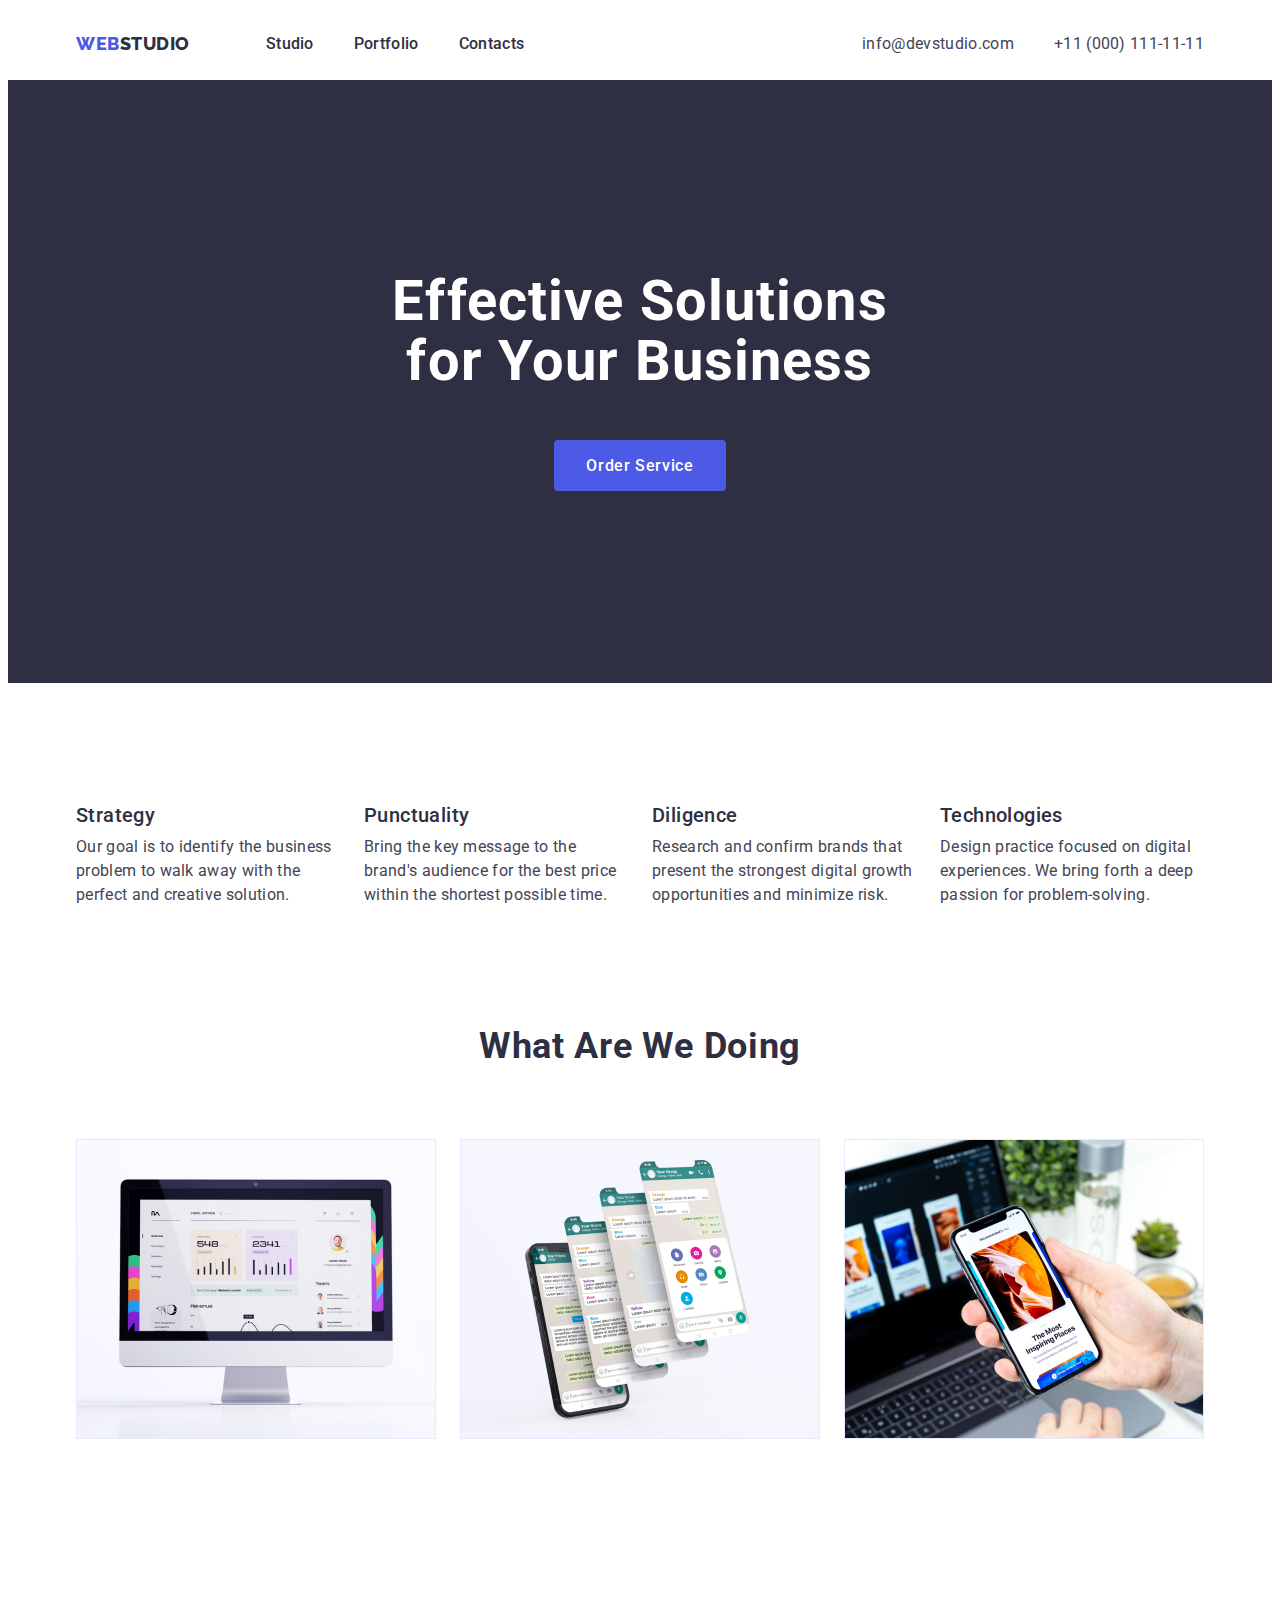
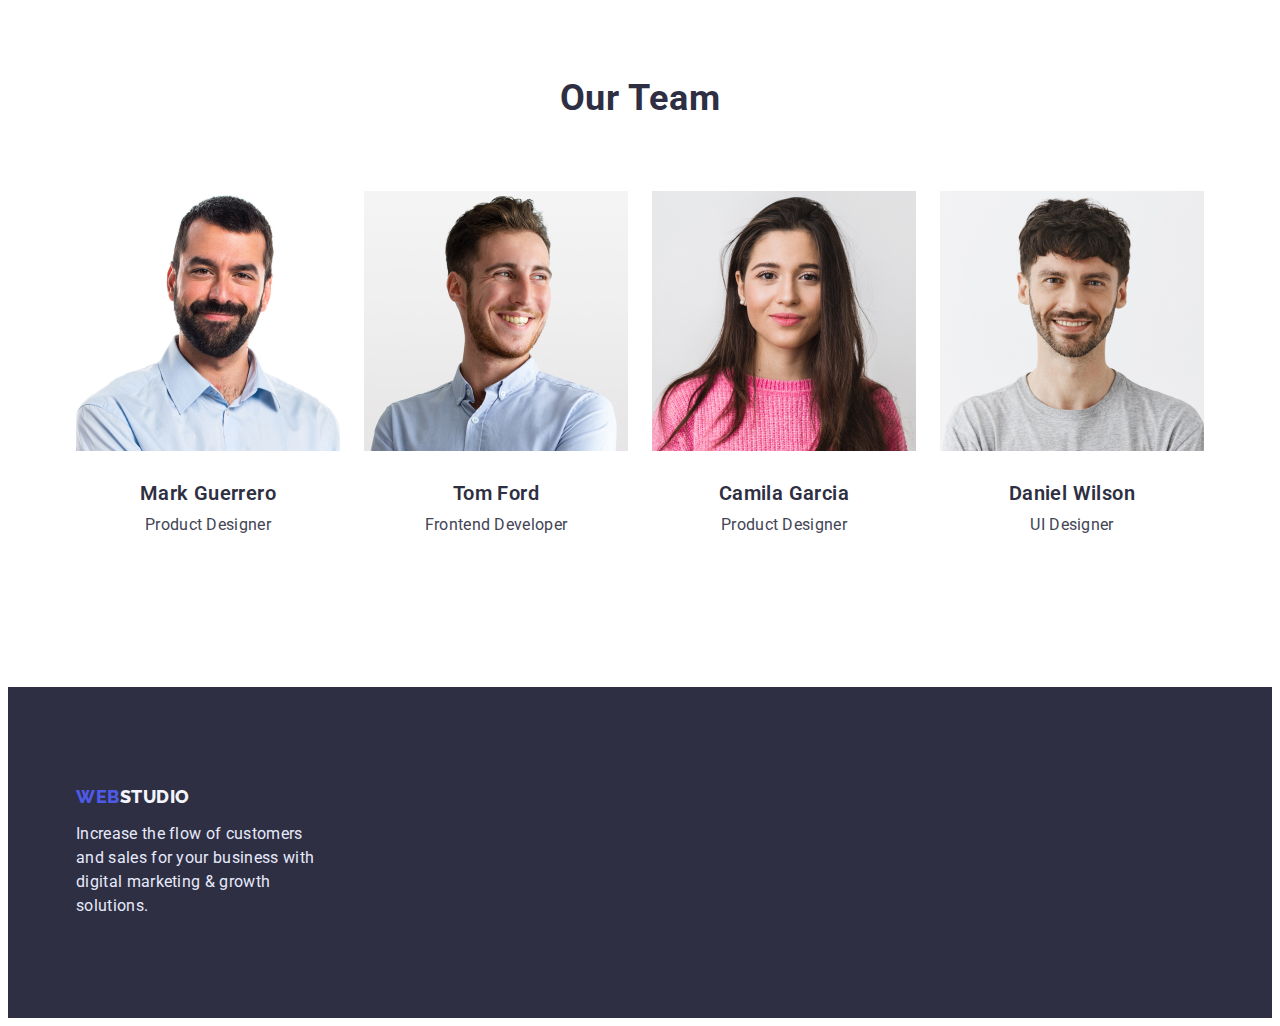
<file: index.html>
<!DOCTYPE html>
<html lang="en">
<head>
    <meta charset="UTF-8">
    <meta http-equiv="X-UA-Compatible" content="IE=edge">
    <meta name="viewport" content="width=device-width, initial-scale=1.0">
    <title>WEBSTUDIO</title>
    <link rel="preconnect" href="https://fonts.googleapis.com">
    <link rel="preconnect" href="https://fonts.gstatic.com" crossorigin>
    <link rel="preconnect" href="https://fonts.googleapis.com">
    <link href="https://fonts.googleapis.com/css2?family=Raleway:wght@800&family=Roboto:wght@400;500;700&display=swap" rel="stylesheet">
   
    <link rel="stylesheet" href="https://cdnjs.cloudflare.com/ajax/libs/modern-normalize/1.1.0/modern-normalize.min.css" integrity="sha512-wpPYUAdjBVSE4KJnH1VR1HeZfpl1ub8YT/NKx4PuQ5NmX2tKuGu6U/JRp5y+Y8XG2tV+wKQpNHVUX03MfMFn9Q==" crossorigin="anonymous" referrerpolicy="no-referrer" />
    <link rel="stylesheet" href="./css/styles.css">
</head>
<body>
    <header class="header-page header">
       <div class="container">
        <nav class="header-block">
           <a 
            class="logo link" href="/"><span class="logo-web list">WEB</span>STUDIO </a>
               <ul class="header-list  list">
                   <li class="header-item header-studio">
                       <a class="header-link link"  href="/#">Studio</a>
                   </li>
                   <li class="header-item header-portfolio">
                       <a class="header-link  link" href="portfolio.html">Portfolio</a>
                   </li>
                   <li class="header-item header-contacts">
                       <a class="header-link  link" href="/">Contacts</a>
                   </li>
               </ul>
       </nav>
            <ul class="header-connection list">
            <li class="phone">
                <a  class="header-contact link" href="tel:info@devstudio.com">info@devstudio.com</a>
            </li>
            <li class="mail-link">
                <a class="header-contact link" href="mailto:+11(000)111-11-11">+11 (000) 111-11-11</a>
            </li>
        </ul>
        </div>
    </header>

  <main>
        <section class="advantage-page advantage">
            <div class="container">
              <h1 class="heading"> Effective Solutions for Your Business</h1>
              <button class="btn-click btn " type="button"> Order Service </button>
            </div>
        </section>


          <section class="feature section">
            <div class="container">
            <h2 class="visually-hidden">Slills</h2>
            <ul class="feature-list list">
                <li class="feature-list-itme">
                    <div class="feature-itme">
                    <h3 class="feature-title">Strategy</h3>
                    <p class="feature-text">Our goal is to identify the business
                       problem to walk away with the perfect and creative solution. </p>
                    </div>  
                </li>
                <li class="feature-list-itme"> 
                    <div class="feature-itme" >
                    <h3 class="feature-title">Punctuality</h3>
                    <p class="feature-text">Bring the key message to the brand's audience for 
                     the best price within the shortest possible time.</p>
                    </div> 
                </li>
                <li class="feature-list-itme" >
                    <div class="feature-itme">
                    <h3 class="feature-title">Diligence</h3>
                    <p class="feature-text">Research and confirm brands that present the strongest
                      digital growth opportunities and minimize risk.</p>
                    </div>
                </li>
                <li class="feature-list-itme">
                    <div class="feature-itme" >
                    <h3 class="feature-title">Technologies</h3>
                    <p class="feature-text">Design practice focused on digital experiences. 
                      We bring forth a deep passion for problem-solving.</p>
                    </div>
                </li>
            
            </ul>
            </div>
          </section>

          <section class="work  section">
            <div class="container">
            <h2 class="work-title">What are we doing</h2>
             <ul class="work-list list">
                <li class="work-foto"> 
                    <img  width="360" height="300" src="./imges/foto.jpg" alt="Monitor">
                </li>
                <li class="work-foto">
                    <img width="360" height="300" src="./imges/foto_1.jpg" alt="Appendix">
                </li>
                <li class="work-foto">
                    <img  width="360" height="300" src="./imges/foto_2.jpg" alt="Telephone">
                </li>
             </ul>
             </div>
          </section>

          <section class="team-group section team">
            <div class="container">
            <h2 class="team-title"> Our Team </h2>
            <ul class="team-list list">
                <li class="team-foto">
                    <img  width="264" height="260"  src="./imges/foto_3.jpg" alt="Man">
                     <div class="team-container">
                    <h2 class="team-name">Mark Guerrero</h2>
                      <p class="team-job">Product Designer</p>
                     </div>
                </li>
                <li class="team-foto">
                    <img  width="264" height="260"  src="./imges/foto_4.jpg" alt="Man">
                     <div class="team-container">
                     <h2 class="team-name">Tom Ford</h2>
                      <p class="team-job">Frontend Developer</p>
                      </div>
                </li>
                <li class="team-foto">
                    <img width="264" height="260" src="./imges/foto_5.jpg" alt="Women">
                    <div class="team-container">
                    <h2 class="team-name">Camila Garcia</h2>
                      <p class="team-job">Product Designer</p>
                    </div>
                </li>
                <li class="team-foto">
                    <img  width="264" height="260" src="./imges/foto_6.jpg" alt="Man">
                    <div class="team-container">
                    <h2 class="team-name">Daniel Wilson</h2>
                       <p class="team-job">UI Designer</p>
                    </div>
                </li>
            </ul>
            </div>
          </section>
  </main>
  <footer class="footer-page " id="footer">
       <div class="container">
        <h2 class="footer-title">Footer</h2>
          <a 
            class="logo-footer link" href="/"><span class="logo-page">WEB</span>STUDIO</a>
            <p class="footer-text">Increase the flow of customers and sales for your business
             with digital marketing & growth solutions.</p>
       </div>
</footer>

</body>
</html>
</file>
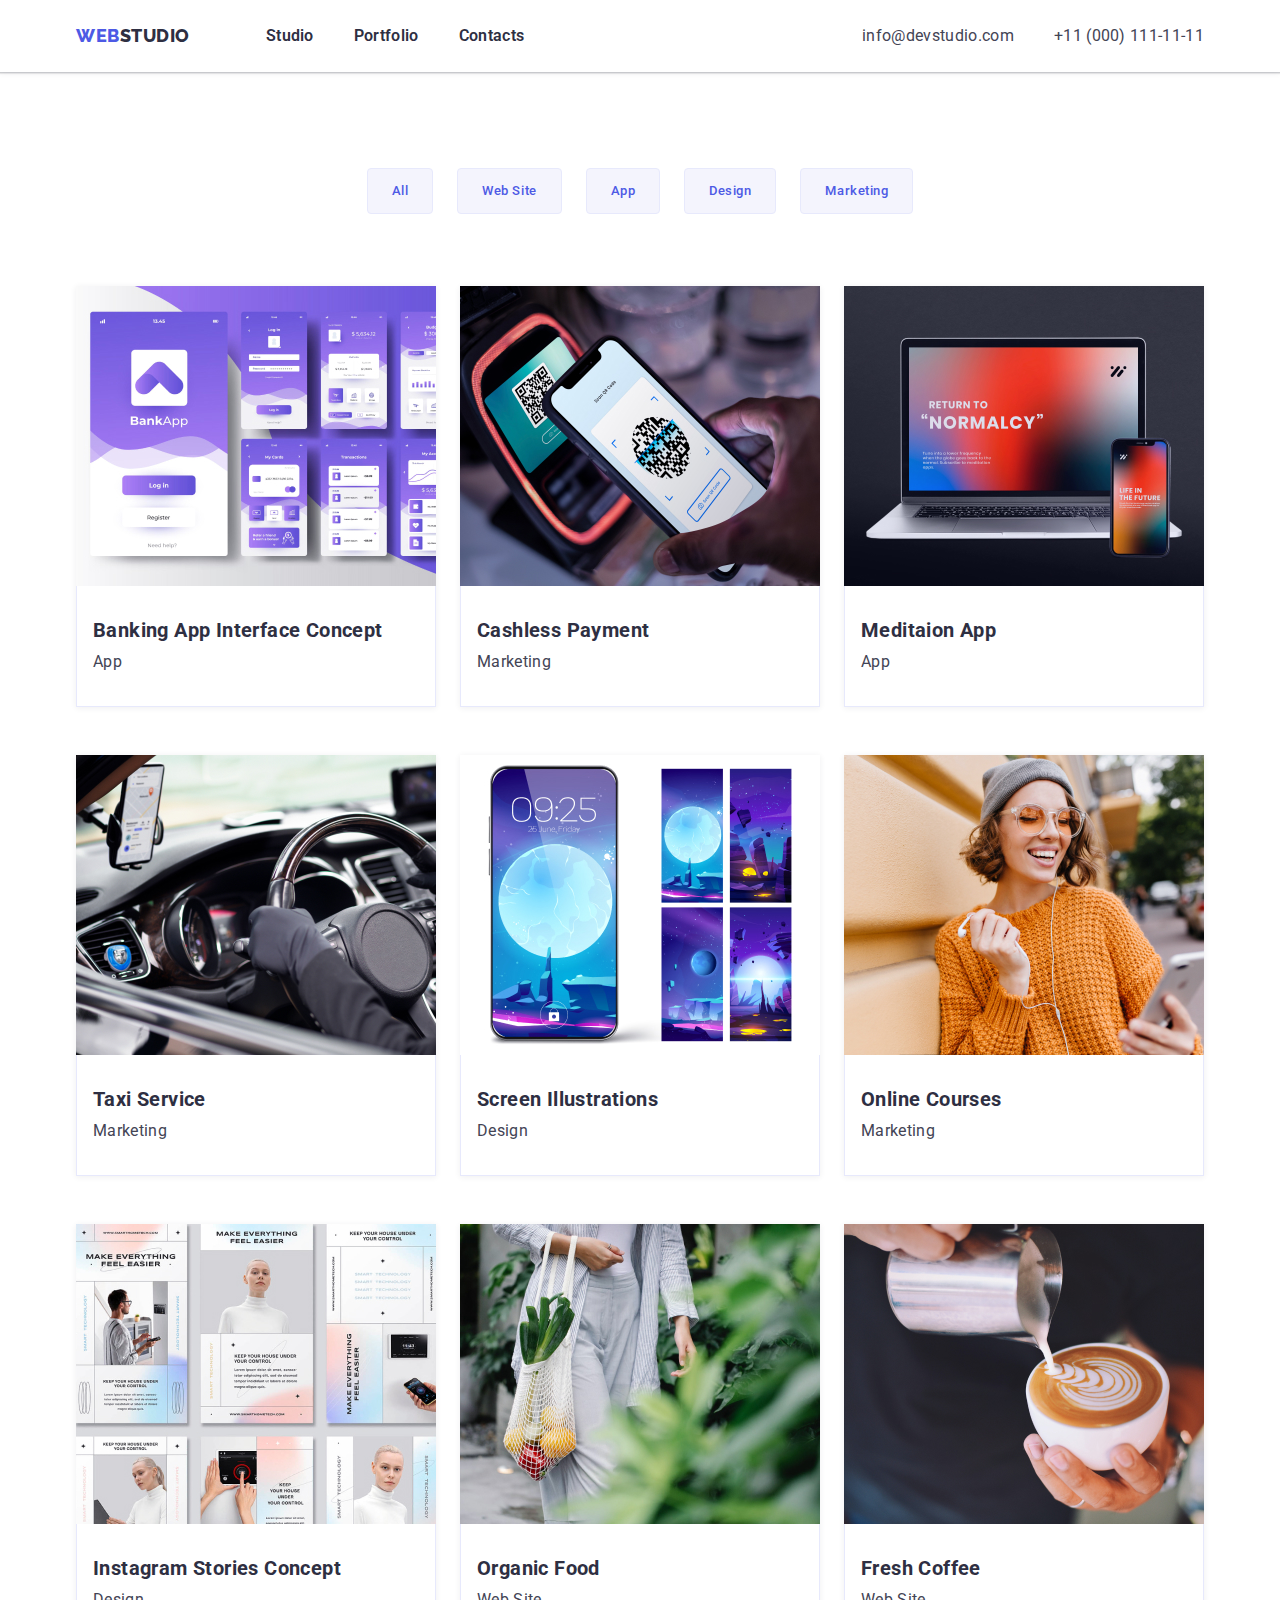
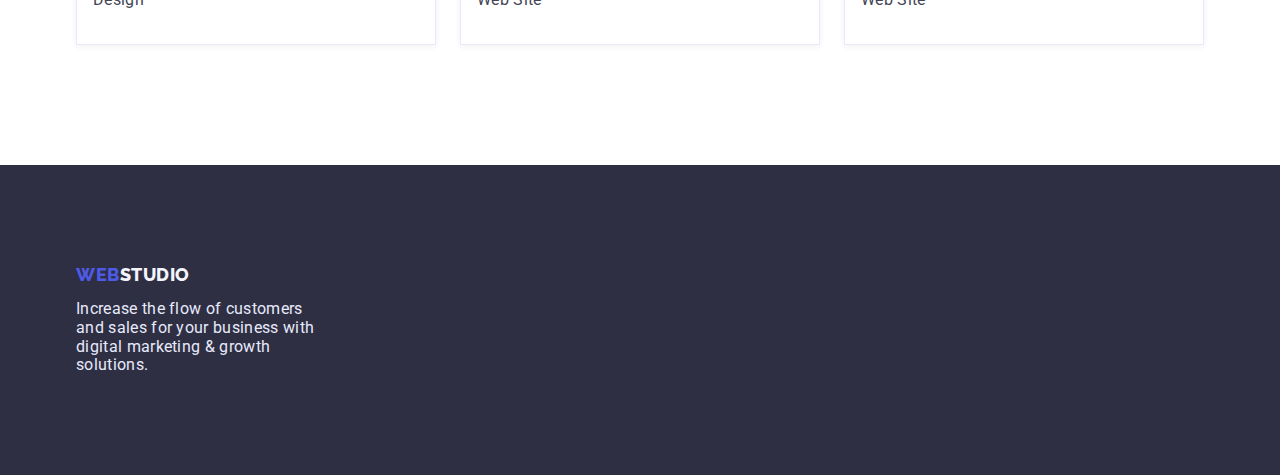
<file: portfolio.html>
<!DOCTYPE html>
<html lang="en">
<head>
    <meta charset="UTF-8">
    <meta http-equiv="X-UA-Compatible" content="IE=edge">
    <meta name="viewport" content="width=device-width, initial-scale=1.0">
    <title>Portfolio</title>
    <link rel="preconnect" href="https://fonts.googleapis.com">
    <link rel="preconnect" href="https://fonts.gstatic.com" crossorigin>
    <link href="https://fonts.googleapis.com/css2?family=Raleway:wght@800&family=Roboto:wght@400;500;700&display=swap" rel="stylesheet">
    
    <link rel="stylesheet" href="https://cdnjs.cloudflare.com/ajax/libs/modern-normalize/1.1.0/modern-normalize.min.css" integrity="sha512-wpPYUAdjBVSE4KJnH1VR1HeZfpl1ub8YT/NKx4PuQ5NmX2tKuGu6U/JRp5y+Y8XG2tV+wKQpNHVUX03MfMFn9Q==" crossorigin="anonymous" referrerpolicy="no-referrer" />
    <link rel="stylesheet" href="./css/styles1.css">
</head>
<body >
    <header class="header-page">
        <div class="container">
       <nav class=" heder-block">
           <a 
            class="logo link" href="/"><span class="logo-web">WEB</span>STUDIO </a>
               <ul class="header-list list">
                   <li class="header-item studio"  >
                       <a class="header-link link" href="./index.html">Studio</a>
                   </li>
                   <li class="header-item portfolio">
                       <a class="header-link link" href="./portfolio.html">Portfolio</a>
                   </li>
                   <li class="header-item contacts">
                       <a class="header-link link" href="/">Contacts</a>
                   </li>
           </ul>
       </nav>
       <ul class="header-connection list">
            <li class="phone">
                <a  
                class="header-contact link" href="tel:info@devstudio.com">info@devstudio.com</a>
            </li>
            <li class="mail">
                <a 
                class="header-contact link" href="mailto:+11(000)111-11-11">+11 (000) 111-11-11</a>
            </li>
       </ul>
        </div>
    </header>
  <main>
    <section class="filter-list">
        <div class="container">
            <h1 class="filter">Filter</h1>
               <ul class="filter-btm list" >
                  <li class="filter-itme ">
                       <button class="btn click-btn " type="button"> All </button>
                  </li>
                  <li class="filter-itme">
                       <button class="btn click-btn" type="button"> Web Site </button>
                  </li>
                  <li class="filter-itme">
                       <button class="btn click-btn" type="button"> App </button>
                  </li>
                  <li class="filter-itme">
                       <button class="btn click-btn" type="button"> Design</button>
                  </li>
                  <li class="filter-itme">
                       <button class="btn click-btn" type="button"> Marketing </button>
                  </li>
              </ul>
        <ul class="cells-list list">
            <li class="cells-block ">
                <a class="cells-item link" href="/">
                    <img class="no-grap" width="360" height="300" src="./imges/foto_portfolio/foto-1-1.jpg" alt="App">
                    <div class="cells">
                        <h3 class="cells-info"> Banking App Interface Concept</h3>
                        <p class="additionall"> App</p>
                    </div>
                </a>
            </li>
            <li class="cells-block ">
                <a class="cells-item link" href="/">
                    <img class="no-grap" width="360" height="300" src="./imges/foto_portfolio/foto-1-2.jpg" alt="Payment">
                    <div class="cells">
                        <h3 class="cells-info"> Cashless Payment</h3>
                        <p class="additionall"> Marketing </p>
                    </div>
                </a>
            </li>
            <li class="cells-block ">
                <a class="cells-item link" href="/">
                    <img class="no-grap" width="360" height="300" src="./imges/foto_portfolio/foto-1-3.jpg" alt="Laptop">
                    <div class="cells">
                       <h3 class="cells-info"> Meditaion App </h3>
                       <p class="additionall"> App</p>
                    </div>
                </a>    
            </li>
            <li class="cells-block ">
                <a class="cells-item link" href="/">
                    <img class="no-grap" width="360" height="300" src="./imges/foto_portfolio/foto-1-4.jpg" alt="Car">
                    <div class="cells">
                        <h3 class="cells-info"> Taxi Service </h3>
                        <p class="additionall"> Marketing </p>
                    </div>
                </a>
            </li>
            <li class="cells-block ">
                <a class="cells-item link" href="/">
                    <img class="no-grap" width="360" height="300" src="./imges/foto_portfolio/foto-1-5.jpg" alt="Screen">
                    <div class="cells">
                       <h3 class="cells-info"> Screen Illustrations </h3>
                       <p class="additionall"> Design </p>
                    </div>
                </a> 
            </li>
            <li class="cells-block ">
                <a class="cells-item link" href="/">
                    <img class="no-grap"  width="360" height="300" src="./imges/foto_portfolio/foto-1-6.jpg" alt="Girl">
                    <div class="cells">
                       <h3 class="cells-info"> Online Courses </h3>
                       <p class="additionall"> Marketing </p>
                    </div>
                </a>
            </li>
            <li class="cells-block ">
                <a class="cells-item link" href="/">
                    <img class="no-grap" width="360" height="300" src="./imges/foto_portfolio/foto-1-7.jpg" alt="Instagram">
                    <div class="cells">
                        <h3 class="cells-info"> Instagram Stories Concept </h3>
                        <p class="additionall"> Design </p>
                    </div>
                </a>   
            </li>
            <li class="cells-block ">
                <a class="cells-item link" href="/">
                    <img class="no-grap"  width="360" height="300" src="./imges/foto_portfolio/foto-1-8.jpg" alt="Food">
                    <div class="cells">
                        <h3 class="cells-info">Organic Food </h3>
                        <p class="additionall">Web Site</p>
                    </div>
                </a>   
            </li>
            <li class="cells-block ">
                <a class="cells-item link" href="/">   
                    <img class="no-grap"  width="360" height="300" src="./imges/foto_portfolio/foto-1-9.jpg" alt="Coffe">
                    <div class="cells">
                        <h3 class="cells-info">Fresh Coffee</h3>
                        <p class="additionall">Web Site</p>
                    </div>
                </a>
            </li>
        </ul>
        </div>
    </section>  
  </main>
  <footer>
    <section class="footer-section">
        <div class="container">
           <h2 class="footer-title">Footer</h2>
           <a 
            class="logo-footer link" href="/"><span class="logo-beginer">WEB</span>STUDIO </a>
            <p class="footer-page">Increase the flow of customers and sales for your business with digital marketing & growth solutions.</p>
        </div>
        </section>
</footer>
</body>
</file>
<file: css/styles.css>
:root{
    --color-light: #FFFFFF;
    --color-main: #2E2F42;
    --color-accent: #4D5AE5;
    --color-block: #434455;
    --color-btm: #404BBF;
    --color-logo:#F4F4FD;
    --color-footer:#E7E9FC;
}

*,
*::after,
*::before{
    box-sizing: border-box;
}

body{
  font-family: 'Roboto', sans-serif;
  color: var(--color-block);
  background-color: var(--color-light);

}

h1, h2, h3, h4{
    margin: 0;
}

img{
    display: block;
    max-width: 100%;
    height: auto;

}
.list{
    list-style: none;
}
.link{
   font-family: inherit;
   text-decoration: none;
}

.container {
    max-width: 1158px;
    margin-left: auto;
    margin-right: auto;
    padding-right: 15px;
    padding-left: 15px;
}

/*------------Header---------- */
.header{
    background-color: var(--color-light); 
}

.header-page  .container{ 
    display: flex;
    align-items: center;
    justify-content: space-between;
      
}
.header-studio{
    margin-right: 40px;
}
.header-portfolio{
    margin-right: 40px;
}

.header-list{
    margin: 0;
    padding: 0;
}

.header-connection{
    margin: 0;
    padding: 0;
    display: flex;
    align-items: center;
    
}

.header-page nav,
.header-page ul{
    display: flex;
    align-items: center;  
}

.logo{
    font-family: 'Raleway', sans-serif;
    font-weight: 800;
    font-size: 18px;
    line-height: 1.33;
    letter-spacing: 0.03em;
    text-transform: uppercase;
    color: var(--color-main); 
    margin-right: 76px;
  
}

.logo-web{
    color: var(--color-accent);
}

.header-list{
    display: flex;
    
    
}

.header-link{
    font-weight: 500;
    font-size: 16px;
    line-height: 1.5;
    letter-spacing: 0.02em;
    text-decoration: none;
    color: var(--color-main);
    display: block;
    padding-top: 24px;
    padding-bottom: 24px;
   
}
.header-link:hover,
.header-contact:hover{
    color: var(--color-accent);
}
.header-contact:focus,
.header-link:focus{
    color: var(--color-accent);
}
.header-contact{
  font-size: 16px;
  line-height: 1.5;
  letter-spacing: 0.02em;
  color: var(--color-block);
  padding-top: 24px;
  padding-bottom: 24px;
}
.mail-link{
    margin-left: 40px;
}

/*-----------Advantage------------ */

.advantage{
    background-color: var(--color-main);
}

.advantage-page{ 
    padding-top: 192px;;
    padding-bottom: 192px;
    text-align: center;
    align-items: center;
    justify-content: center;

}
.heading{
  margin: 0 auto;
  font-weight: 700;
  font-size: 56px;
  line-height: 1.07;
  letter-spacing: 0.02em;
  color: var(--color-light);
  display: block;
  margin-bottom: 48px;
  
  width: 496px;
}

.btn{
  font-family: inherit; 
  font-weight: 500;
  cursor: pointer;
  font-size: 16px;
  line-height: 1.2;
  letter-spacing: 0.04em;
  color: var(--color-light);
  background:var(--color-accent);
  border-radius: 4px;
  border: transparent;
  padding: 16px 32px;
  


}
.btn-click{
    text-align: center;
}

.btn-click:hover,
.btn-click:focus{
    background: var(--color-accent);
}
.btn-click:active{
    background: var(--color-btm);
    border:var(--color-btm);
}

/*--------------Feature---------- */
.visually-hidden {
    position: absolute;
    white-space: nowrap;
    width: 1px;
    height: 1px;
    overflow: hidden;
    border: 0;
    padding: 0;
    clip: rect(0 0 0 0);
    clip-path: inset(50%);
    margin: -1px;
}
.feature {
    padding-top: 120px;
}
.feature-list{
    display: flex;
    margin: 0;
    padding: 0;
    gap: 24px;

}
.feature-list > .feature-list-itme{
    flex-basis: calc((100% - 3 * 24px) / 4);
   
    
}

.feature-title{
    font-weight: 500;
    font-size: 20px;
    line-height: 1.2;
    letter-spacing: 0.02em;
    color:var(--color-main);
    margin-bottom: 8px;    
}
 
.feature-text{
    margin: 0;
    padding: 0;
    font-size: 16px;
    line-height: 1.5;
    letter-spacing: 0.02em;
    color: var(--color-block);
}  

/* -------------Work------------*/
.work-list{
    display: flex;
    gap: 24px;
}

.work-list{
    margin: 0;
    padding: 0;
}
 
.work-title{
   font-weight: 700;
   font-size: 36px;
   line-height: 1.11;
   letter-spacing: 0.02em;
   text-transform: capitalize;
   color: var(--color-main);
   text-align: center;
   margin-bottom: 72px;
   
}
.work {
    padding-top: 120px;
    padding-bottom: 120px;
}
/* -------------Team---------------- */
#team{
    background-color:  var(--color-logo);
    

}
.team-group{
    padding-top: 120px;
    padding-bottom: 120px;
}
.team-title{
   font-weight: 700;
   font-size: 36px;
   line-height: 1.11;
   letter-spacing: 0.02em;
   text-transform: capitalize;
   color: var(--color-main);
   text-align: center;
   margin-bottom: 72px;
   
}

.team-list{
    display: flex;
    gap: 24px;
    margin: 0;
    padding: 0;
}
.team-container{
    text-align: center;
    padding-top: 30px;
    padding-bottom: 30px;
}

.team-name{
    font-weight: 600;
    font-size: 20px;
    line-height: 1.2;
    letter-spacing: 0.02em;
    color: var(--color-main);
    margin-bottom: 8px;
}
.team-job{
    margin: 0;
    padding: 0;
    font-size: 16px;
    line-height: 1.5;
    letter-spacing: 0.02em;
    color: var(--color-block);
}
.team-foto{
    background-color: var(--color-light);
}

/* ------------Footer----------------*/
#footer{
   background-color: var(--color-main);
}
.footer-title{
    position: absolute;
    white-space: nowrap;
    width: 1px;
    height: 1px;
    overflow: hidden;
    border: 0;
    padding: 0;
    clip: rect(0 0 0 0);
    clip-path: inset(50%);
    margin: -1px;
    }

.footer-page .container{
    padding-top: 100px;
    padding-bottom: 100px;
   
}

.logo-page{
    font-family: 'Raleway';
    font-weight: 800;
    font-size: 18px;
    line-height:  1.16;
    letter-spacing: 0.03em;
    text-transform: uppercase;
    color:var(--color-accent);
}       
.logo-footer{
    font-family: 'Raleway';
    font-weight: 800;
    font-size: 18px;
    line-height: 1.16;
    letter-spacing: 0.03em;
    text-transform: uppercase;
    color: var(--color-logo);
 
}
  
.footer-text{
    margin: 0;
    font-size: 16px;
    line-height: 1.5;
    letter-spacing: 0.02em;
    color: var(--color-footer);
    max-width: 248px;
    
    margin-top: 14.62px;
}
</file>
<file: css/styles1.css>
:root{
    --color-light:#FFFFFF;
    --color-main: #2E2F42;
    --color-accent: #4D5AE5;
    --color-btm: #F4F4FD;
    --color-footer: #E7E9FC;
    --color-block:#434455;
    --color-active: #404BBF;
}

*,
*::after,
*::before{
    box-sizing: border-box;
    margin: 0;
    padding: 0;
}
.container {
    max-width: 1158px;
    margin-left: auto;
    margin-right: auto;
    padding-right: 15px;
    padding-left: 15px;}

body{
    font-family: 'Roboto', sans-serif;
    font-size: 16px;
}
.list,
.cells-item{
    list-style: none;
}
.link{
    font-family: inherit;
    text-decoration: none;
}
 h1,
 h2,
 h3,
 h4 {
    margin: 0;
 }

img {
    max-width: 100%;
    height: auto;
 }
.header-page .container {
    display: flex;
    align-items: center;
    justify-content: space-between;
   
}
.header-block ul,
.header-connection {
    display: flex;
    align-items: center;
}

.header-page nav,
.header-page ul {
    display: flex;
    align-items: center;
}

.logo-web{
    color: var(--color-accent);
}
.logo{
    font-family: 'Raleway', sans-serif;
    font-weight: 800;
    font-size: 18px;
    line-height: 1.33;
    letter-spacing: 0.03em;
    text-transform: uppercase;
    color: var(--color-main);
    margin-right: 76px;
}
.header-link:hover,
.header-contact:hover{
    color: var(--color-accent);
}
.header-link:focus,
.header-contact:focus{
    color: var(--color-accent);
}  
.header-list {
     display: flex;
     align-items: center;
        
}
.studio {
    margin-right: 40px;
}
.contacts {
    margin-left: 40px;
}

.mail{
    margin-left: 40px;
}

.header-page {
    background: var(--color-light);
    box-shadow: 0px 2px 1px rgba(46, 47, 66, 0.08), 0px 1px 1px rgba(46, 47, 66, 0.16), 0px 1px 6px rgba(46, 47, 66, 0.08);
}


.header-link{
    font-weight: 600;
    line-height: 1.5;
    letter-spacing: 0.02em;
    color: var(--color-main);
    display: block;
    
}
.header-link{
    padding-top: 24px;
    padding-bottom: 24px;
}
.header-contact{
    line-height: 1.5;
    letter-spacing: 0.02em;
    color: var(--color-block);
    display: block;
    padding-top: 24px;
    padding-bottom: 24px;
    display: block;
    
}

.filter-list{
    padding-top:  96px;
    padding-bottom: 120px; 
  
}
.filter,.cells-title {
    position: absolute;
    white-space: nowrap;
    width: 1px;
    height: 1px;
    overflow: hidden;
    border: 0;
    padding: 0;
    clip: rect(0 0 0 0);
    clip-path: inset(50%);
    margin: -1px;

}
.filter-btm{
    display: flex;
    flex-wrap: wrap;
    gap: 24px;
    justify-content: center;
    
}

.btn{
    font-family: inherit;
    font-weight: 500;
    line-height: 1.5;
    text-align: center;
    cursor: pointer;
    letter-spacing: 0.04em;
    color: var(--color-accent);
    background: var(--color-btm);
    border: 1px solid var(--color-footer);
    border-radius: 4px;
   
    padding: 12px 24px;
    
}

.clck-btn:hover,
.click-btn:focus{
    background: var(--color-btm);
    color: var(--color-accent);
}
.click-btn:active {
    background: var(--color-active);
    color: var(--color-footer);
}

.item{
    list-style: none;

}
.no-grap{ 
    display: block;
}
.cells-item {
    background: var(--color-light);
    display: block;
    box-shadow: 0px 1px 6px rgba(46, 47, 66, 0.08);
}
.cells-list{
    display: flex;
    flex-wrap: wrap;
    column-gap: 24px;
    row-gap: 48px;
    
}
.cells{
    padding-left: 16px;
    padding-bottom: 32px;
    padding-top: 32px;
    border: 1px solid var(--color-footer);
    border-top: none;
}

.cells-info {
    font-weight: 700;
    font-size: 20px;
    line-height: 1.2;
    letter-spacing: 0.02em;
    color: var(--color-main);
    margin-bottom: 8px;
}
.cells-list{
    margin-top: 72px;
}

.additionall {
    line-height: 1.5;
    letter-spacing: 0.02em;
    color: var(--color-block);
}
.footer-section .container{
    padding-top: 100px;
    padding-bottom: 100px;
}
.footer-section {
    background: var(--color-main);
}
.logo-footer{
    font-family: 'Raleway',sans-serif;
    font-weight: 800;
    font-size: 18px;
    line-height: 1.16;
    letter-spacing: 0.03em;
    text-transform: uppercase;
    color: var(--color-btm);
    
}
.logo-beginer{
    color: var(--color-accent);
}
.footer-title{
    position: absolute;
    white-space: nowrap;
    width: 1px;
    height: 1px;
    overflow: hidden;
    border: 0;
    padding: 0;
    clip: rect(0 0 0 0);
    clip-path: inset(50%);
    margin: -1px;
}

.footer-page {
    font-weight: 400;
    line-height: 1.16;
    letter-spacing: 0.02em;
    color:var(--color-footer);
    max-width: 248px;
    
    margin-top: 14.62px;
}
</file>
